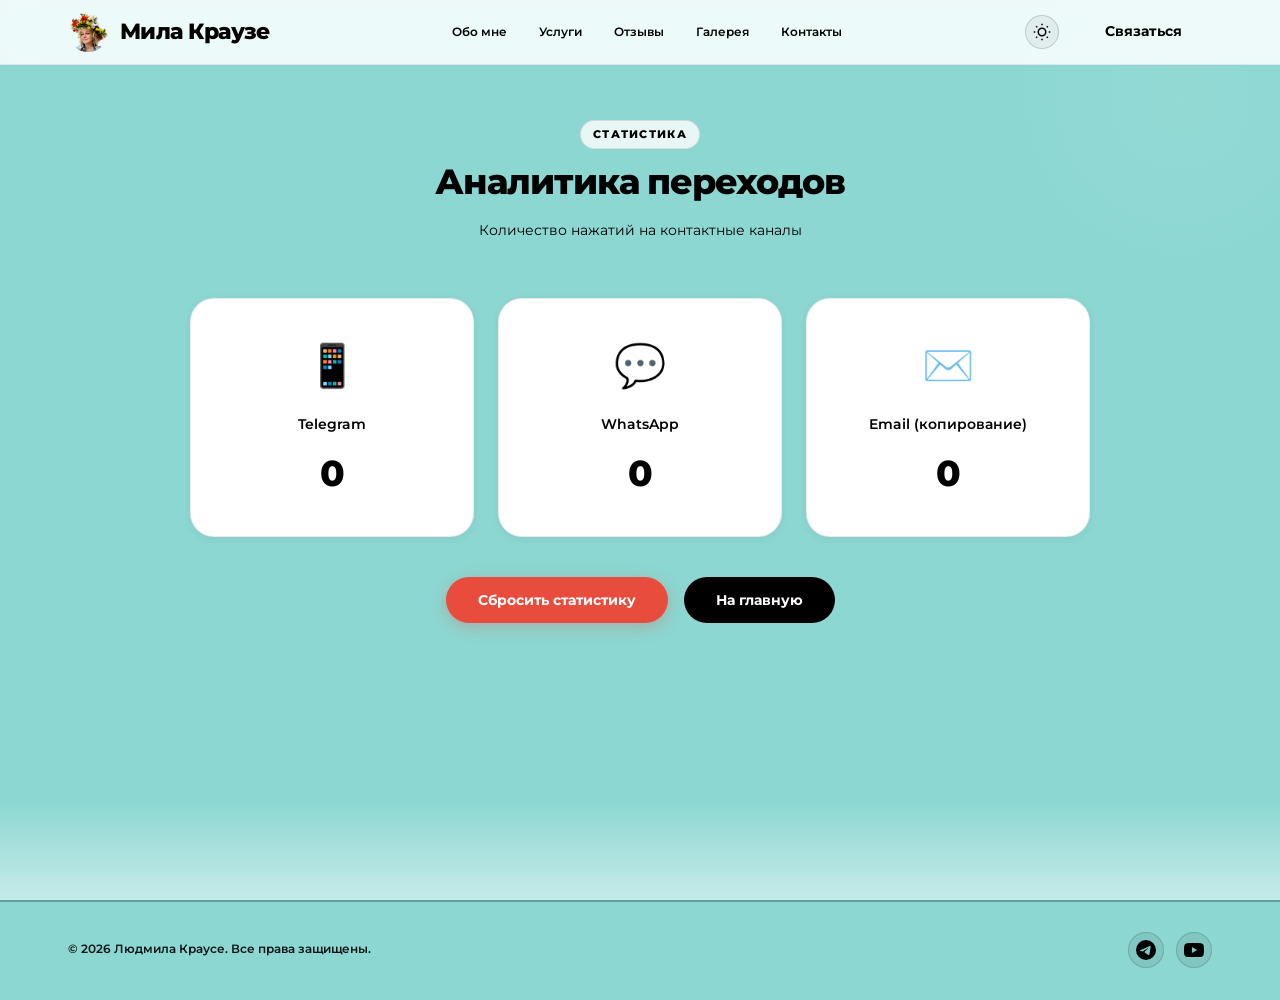
<file: admin.html>
<!DOCTYPE html>
<html lang="ru">
<head>
    <meta charset="UTF-8">
    <meta name="viewport" content="width=device-width, initial-scale=1.0">
    <title>Админ-панель — Статистика</title>
    <link rel="preconnect" href="https://fonts.googleapis.com">
    <link rel="preconnect" href="https://fonts.gstatic.com" crossorigin>
    <link href="https://fonts.googleapis.com/css2?family=Montserrat:wght@300;400;500;600;700;800&display=swap" rel="stylesheet">
    <link rel="stylesheet" href="styles.css">
    <style>
        .admin-section {
            padding: 120px 0 80px;
            min-height: 100vh;
            background: transparent;
            position: relative;
        }
        .admin-blob {
            position: absolute;
            top: -100px;
            right: -100px;
            width: 400px;
            height: 400px;
            background: radial-gradient(circle, rgba(255,255,255,0.15) 0%, transparent 70%);
            pointer-events: none;
            opacity: 0.4;
        }
        .admin-grid {
            display: grid;
            grid-template-columns: repeat(3, 1fr);
            gap: 24px;
            max-width: 900px;
            margin: 40px auto 0;
            position: relative;
            z-index: 1;
        }
        .admin-card {
            background: var(--bg-surface);
            border: 1px solid rgba(0,0,0,0.08);
            border-radius: var(--r-lg);
            padding: 32px 24px;
            text-align: center;
            box-shadow: var(--shadow-sm);
            transition: var(--t-slow);
        }
        .admin-card:hover {
            transform: translateY(-6px);
            box-shadow: var(--shadow-lg);
            border-color: rgba(0,0,0,0.15);
        }
        .admin-card .emoji {
            font-size: 2.8rem;
            display: block;
            margin-bottom: 12px;
        }
        .admin-card .label {
            font-size: 0.95rem;
            font-weight: 600;
            color: var(--black);
            margin-bottom: 8px;
        }
        .admin-card .count {
            font-size: 2.4rem;
            font-weight: 800;
            color: var(--black);
            letter-spacing: -0.02em;
        }
        .admin-actions {
            display: flex;
            justify-content: center;
            gap: 16px;
            margin-top: 40px;
            flex-wrap: wrap;
        }
        .btn-reset {
            background: #e74c3c;
            color: #fff;
            border: none;
            padding: 12px 32px;
            border-radius: var(--r-full);
            font-family: 'Montserrat', sans-serif;
            font-weight: 700;
            font-size: 0.9rem;
            cursor: pointer;
            transition: var(--t);
            box-shadow: 0 4px 16px rgba(231, 76, 60, 0.3);
        }
        .btn-reset:hover {
            transform: translateY(-3px);
            box-shadow: 0 8px 24px rgba(231, 76, 60, 0.4);
        }
        .btn-back {
            background: var(--black);
            color: var(--white);
            border: none;
            padding: 12px 32px;
            border-radius: var(--r-full);
            font-family: 'Montserrat', sans-serif;
            font-weight: 700;
            font-size: 0.9rem;
            cursor: pointer;
            transition: var(--t);
            text-decoration: none;
            display: inline-block;
        }
        .btn-back:hover {
            transform: translateY(-3px);
            box-shadow: 0 8px 24px rgba(0,0,0,0.2);
        }
        body.dark-theme .admin-card {
            background: #4a4a4a;
            border-color: rgba(255,255,255,0.08);
        }
        body.dark-theme .admin-card:hover {
            border-color: rgba(255,255,255,0.2);
        }
        body.dark-theme .admin-card .label,
        body.dark-theme .admin-card .count {
            color: #f0f0f0;
        }
        body.dark-theme .btn-back {
            background: #ffffff;
            color: #3C3C3C;
        }
        body.dark-theme .btn-reset {
            background: #c0392b;
        }

        @media (max-width: 768px) {
            .admin-grid {
                grid-template-columns: 1fr;
                max-width: 400px;
            }
            .admin-section {
                padding: 100px 0 60px;
            }
        }
    </style>
</head>
<body>
    <header class="header" id="header">
        <div class="container header-inner">
            <a href="index.html" class="logo">
                <img src="images/logo.jpg" alt="Logo" class="logo-img" id="logoImg" onerror="this.style.display='none'">
                <span class="logo-text">Мила Краузе</span>
            </a>
            <nav class="nav" id="nav">
                <a href="index.html#about">Обо мне</a>
                <a href="index.html#services">Услуги</a>
                <a href="index.html#reviews">Отзывы</a>
                <a href="index.html#gallery">Галерея</a>
                <a href="index.html#contact">Контакты</a>
            </nav>
            <div class="header-right">
                <button type="button" class="theme-toggle" id="themeToggle" aria-label="Toggle theme">
                    <svg class="sun-icon" width="18" height="18" viewBox="0 0 24 24" fill="none" stroke="currentColor" stroke-width="2"><circle cx="12" cy="12" r="5"/><path d="M12 1v2M12 21v2M4.22 4.22l1.42 1.42M18.36 18.36l1.42 1.42M1 12h2M21 12h2M4.22 19.78l1.42-1.42M18.36 5.64l1.42-1.42"/></svg>
                    <svg class="moon-icon" width="18" height="18" viewBox="0 0 24 24" fill="none" stroke="currentColor" stroke-width="2"><path d="M21 12.79A9 9 0 1 1 11.21 3 7 7 0 0 0 21 12.79z"/></svg>
                </button>
                <a href="index.html#contact" class="btn btn-small btn-header">Связаться</a>
            </div>
        </div>
    </header>

    <section class="admin-section">
        <div class="admin-blob"></div>
        <div class="container">
            <div class="section-header">
                <span class="section-label">Статистика</span>
                <h1 class="section-title">Аналитика переходов</h1>
                <p class="section-subtitle">Количество нажатий на контактные каналы</p>
            </div>

            <div class="admin-grid" id="adminGrid">
                <!-- Карточки будут заполнены через JavaScript -->
            </div>

            <div class="admin-actions">
                <button class="btn-reset" id="resetBtn">Сбросить статистику</button>
                <a href="index.html" class="btn-back">На главную</a>
            </div>
        </div>
    </section>

    <footer class="footer">
        <div class="container">
            <div class="footer-inner">
                <p>© 2026 Людмила Краусе. Все права защищены.</p>
                <div class="footer-socials">
                    <a href="https://t.me/milakrause_neuro" target="_blank" class="footer-social" aria-label="Telegram">
                        <svg width="20" height="20" viewBox="0 0 24 24" fill="currentColor"><path d="M11.944 0A12 12 0 0 0 0 12a12 12 0 0 0 12 12 12 12 0 0 0 12-12A12 12 0 0 0 12 0a12 12 0 0 0-.056 0zm4.962 7.224c.1-.002.321.023.465.14a.506.506 0 0 1 .171.325c.016.093.036.306.02.472-.18 1.898-.962 6.502-1.36 8.627-.168.9-.499 1.201-.82 1.23-.696.065-1.225-.46-1.9-.902-1.056-.693-1.653-1.124-2.678-1.8-1.185-.78-.417-1.21.258-1.91.177-.184 3.247-2.977 3.307-3.23.007-.032.014-.15-.056-.212s-.174-.041-.249-.024c-.106.024-1.793 1.14-5.061 3.345-.48.33-.913.49-1.302.48-.428-.008-1.252-.241-1.865-.44-.752-.245-1.349-.374-1.297-.789.027-.216.325-.437.893-.663 3.498-1.524 5.83-2.529 6.998-3.014 3.332-1.386 4.025-1.627 4.476-1.635z"/></svg>
                    </a>
                    <a href="https://youtube.com/@mila-blogerscha-na-velike?si=p_dONf7LQTGXQcqg" target="_blank" class="footer-social" aria-label="YouTube">
                        <svg width="20" height="20" viewBox="0 0 24 24" fill="currentColor"><path d="M23.498 6.186a3.016 3.016 0 0 0-2.122-2.136C19.505 3.545 12 3.545 12 3.545s-7.505 0-9.377.505A3.017 3.017 0 0 0 .502 6.186C0 8.07 0 12 0 12s0 3.93.502 5.814a3.016 3.016 0 0 0 2.122 2.136c1.871.505 9.376.505 9.376.505s7.505 0 9.377-.505a3.015 3.015 0 0 0 2.122-2.136C24 15.93 24 12 24 12s0-3.93-.502-5.814zM9.545 15.568V8.432L15.818 12l-6.273 3.568z"/></svg>
                    </a>
                </div>
            </div>
        </div>
    </footer>

    <script>
        function getCounters() {
            return {
                tg_click: parseInt(localStorage.getItem('tg_click') || '0'),
                wa_click: parseInt(localStorage.getItem('wa_click') || '0'),
                email_copy: parseInt(localStorage.getItem('email_copy') || '0')
            };
        }

        function resetCounters() {
            localStorage.removeItem('tg_click');
            localStorage.removeItem('wa_click');
            localStorage.removeItem('email_copy');
            renderStats();
        }

        function renderStats() {
            const grid = document.getElementById('adminGrid');
            const counters = getCounters();
            grid.innerHTML = `
                <div class="admin-card">
                    <span class="emoji">📱</span>
                    <div class="label">Telegram</div>
                    <div class="count">${counters.tg_click}</div>
                </div>
                <div class="admin-card">
                    <span class="emoji">💬</span>
                    <div class="label">WhatsApp</div>
                    <div class="count">${counters.wa_click}</div>
                </div>
                <div class="admin-card">
                    <span class="emoji">✉️</span>
                    <div class="label">Email (копирование)</div>
                    <div class="count">${counters.email_copy}</div>
                </div>
            `;
        }

        document.addEventListener('DOMContentLoaded', function() {
            const savedTheme = localStorage.getItem('theme');
            if (savedTheme === 'dark') document.body.classList.add('dark-theme');

            document.getElementById('themeToggle').addEventListener('click', function() {
                document.body.classList.toggle('dark-theme');
                localStorage.setItem('theme', document.body.classList.contains('dark-theme') ? 'dark' : 'light');
            });

            renderStats();

            document.getElementById('resetBtn').addEventListener('click', function() {
                if (confirm('Вы уверены, что хотите сбросить всю статистику?')) {
                    resetCounters();
                }
            });
        });
    </script>
</body>
</html>
</file>
<file: styles.css>
/* ============================================
   Людмила Краусе — Художник, преподаватель
   Montserrat | Бирюзовый + цвета | RU/DE | Тёмная тема
   МИНИМАЛИСТИЧНЫЙ СТИЛЬ – ВСЕ ТЕКСТЫ ЧЁРНЫЕ
   ГРАДИЕНТ СЛЕВА СВЕРХУ ВНИЗ
   ============================================ */

*, *::before, *::after { margin: 0; padding: 0; box-sizing: border-box; }

:root {
    --teal-50: #f0fdfa; --teal-100: #ccfbf1; --teal-200: #99f6e4;
    --teal-300: #5eead4; --teal-400: #2dd4bf; --teal-500: #14b8a6;
    --teal-600: #0d9488; --teal-700: #0f766e; --teal-800: #115e59; --teal-900: #134e4a;
    --coral: #f97066; --coral-light: #fff1ef; --coral-bg: #fef3f2;
    --purple: #a78bfa; --purple-light: #f5f3ff; --purple-bg: #ede9fe;
    --rose: #fb7185; --rose-light: #fff1f2; --rose-bg: #ffe4e6;
    --gold: #f59e0b; --gold-light: #fffbeb; --gold-bg: #fef3c7;
    --blue: #60a5fa; --blue-light: #eff6ff; --blue-bg: #dbeafe;
    --emerald: #34d399; --emerald-light: #ecfdf5; --emerald-bg: #d1fae5;
    --indigo: #818cf8; --indigo-light: #eef2ff; --indigo-bg: #e0e7ff;
    --amber: #fbbf24; --amber-light: #fffbeb; --amber-bg: #fef3c7;
    --slate-50: #f8fafc; --slate-100: #f1f5f9; --slate-200: #e2e8f0;
    --slate-300: #cbd5e1; --slate-400: #94a3b8; --slate-500: #64748b;
    --slate-600: #475569; --slate-700: #334155; --slate-800: #1e293b; --slate-900: #0f172a;
    --white: #ffffff; --black: #000000;
    --dark-bg: #0a0a0f; --dark-surface: #13131f; --dark-surface-2: #1a1a2e;
    --dark-border: #2a2a3e; --dark-text: #e2e8f0; --dark-text-dim: #94a3b8;
    --gradient-teal: linear-gradient(135deg, var(--teal-500) 0%, var(--teal-700) 100%);
    --gradient-coral: linear-gradient(135deg, var(--coral) 0%, var(--rose) 100%);
    --gradient-purple: linear-gradient(135deg, var(--purple) 0%, var(--indigo) 100%);
    --gradient-gold: linear-gradient(135deg, var(--gold) 0%, var(--amber) 100%);
    --gradient-blue: linear-gradient(135deg, var(--blue) 0%, var(--teal-400) 100%);
    --gradient-footer: linear-gradient(135deg, var(--teal-700) 0%, var(--teal-800) 50%, var(--teal-900) 100%);
    --gradient-rainbow: linear-gradient(135deg, var(--teal-400), var(--blue), var(--purple), var(--coral));
    --shadow-xs: 0 1px 2px rgba(0,0,0,0.04);
    --shadow-sm: 0 2px 8px rgba(0,0,0,0.06);
    --shadow-md: 0 4px 20px rgba(0,0,0,0.08);
    --shadow-lg: 0 12px 40px rgba(0,0,0,0.12);
    --shadow-glow: 0 0 40px rgba(20,184,166,0.15);
    --shadow-glow-sm: 0 0 20px rgba(20,184,166,0.1);
    --shadow-coral: 0 4px 16px rgba(249,112,102,0.25);
    --shadow-purple: 0 4px 16px rgba(167,139,250,0.25);
    --shadow-gold: 0 4px 16px rgba(245,158,11,0.25);
    --shadow-blue: 0 4px 16px rgba(96,165,250,0.25);
    --r-sm: 10px; --r-md: 16px; --r-lg: 24px; --r-xl: 32px; --r-full: 9999px;
    --t: all 0.3s cubic-bezier(0.4, 0, 0.2, 1);
    --t-slow: all 0.5s cubic-bezier(0.4, 0, 0.2, 1);
    --bg-primary: linear-gradient(180deg, #8cd7d2 0%, #8cd7d2 80%, #ffffff 100%);
    --bg-surface: #ffffff;
}

html { font-size: 15px; scroll-behavior: smooth; }

body {
    font-family: 'Montserrat', -apple-system, BlinkMacSystemFont, sans-serif;
    background: var(--bg-primary);
    color: var(--black);
    line-height: 1.65;
    -webkit-font-smoothing: antialiased;
    overflow-x: hidden;
    transition: background 0.4s ease, color 0.4s ease;
    min-height: 100vh;
}

.container { max-width: 1200px; margin: 0 auto; padding: 0 28px; }

.header {
    position: fixed; top: 0; left: 0; right: 0; z-index: 1000;
    background: rgba(255,255,255,0.85);
    backdrop-filter: blur(16px) saturate(1.2);
    -webkit-backdrop-filter: blur(16px) saturate(1.2);
    border-bottom: 1px solid rgba(0,0,0,0.08);
    transition: var(--t);
}
.header.scrolled {
    background: rgba(255,255,255,0.95);
    box-shadow: var(--shadow-sm);
}

.header-inner { display: flex; align-items: center; justify-content: space-between; height: 64px; }

.logo {
    display: flex; align-items: center; gap: 12px;
    font-family: 'Montserrat', sans-serif;
    font-size: 1.45rem; font-weight: 800;
    color: var(--black);
    text-decoration: none;
    letter-spacing: -0.03em; white-space: nowrap;
}
.logo-img {
    width: 40px; height: 40px; border-radius: 50%;
    object-fit: cover; border: none;
    flex-shrink: 0;
}

.nav { display: flex; gap: 32px; }
.nav a {
    font-size: 0.82rem; font-weight: 600;
    color: var(--black);
    text-decoration: none; transition: var(--t); position: relative; padding: 4px 0;
}
.nav a::after {
    content: ''; position: absolute; bottom: 0; left: 0; width: 0; height: 2.5px;
    background: var(--black); border-radius: 2px; transition: var(--t);
}
.nav a:hover { opacity: 0.6; }
.nav a:hover::after { width: 100%; }

.header-right { display: flex; align-items: center; gap: 10px; }

.btn-small {
    display: inline-flex; align-items: center; justify-content: center;
    padding: 2px 6px; font-family: 'Montserrat', sans-serif;
    font-size: 0.5rem; font-weight: 700; border-radius: var(--r-full);
    text-decoration: none; cursor: pointer; transition: var(--t);
    border: 1px solid var(--black);
    background: transparent; color: var(--black);
    box-shadow: none;
    white-space: nowrap;
    margin-left: 6px;
    letter-spacing: 0.02em;
}
.btn-small:hover {
    background: rgba(0,0,0,0.05);
    border-color: var(--black);
    color: var(--black);
}

.theme-toggle {
    display: flex; align-items: center; justify-content: center;
    width: 34px; height: 34px; border-radius: 50%;
    background: rgba(0,0,0,0.05);
    border: 1.5px solid rgba(0,0,0,0.15);
    color: var(--black);
    cursor: pointer; transition: var(--t);
    position: relative; overflow: hidden;
}
.theme-toggle:hover { background: rgba(0,0,0,0.1); border-color: rgba(0,0,0,0.3); transform: rotate(15deg); }
.theme-toggle .sun-icon, .theme-toggle .moon-icon { position: absolute; transition: var(--t); }
.theme-toggle .sun-icon { opacity: 1; transform: scale(1); }
.theme-toggle .moon-icon { opacity: 0; transform: scale(0.5); }
body.dark-theme .theme-toggle .sun-icon { opacity: 0; transform: scale(0.5); }
body.dark-theme .theme-toggle .moon-icon { opacity: 1; transform: scale(1); }

.lang-dropdown { position: relative; }
.lang-switch {
    display: flex; align-items: center; gap: 5px;
    padding: 6px 12px; background: rgba(0,0,0,0.05);
    border: 1.5px solid rgba(0,0,0,0.15);
    border-radius: var(--r-full);
    font-family: 'Montserrat', sans-serif; font-size: 0.72rem; font-weight: 700;
    color: var(--black);
    cursor: pointer; transition: var(--t);
}
.lang-switch:hover { background: rgba(0,0,0,0.1); border-color: rgba(0,0,0,0.3); }
.lang-switch svg { transition: var(--t); }
.lang-switch.open svg { transform: rotate(180deg); }

.lang-menu {
    position: absolute; top: calc(100% + 8px); right: 0;
    background: var(--bg-surface);
    border: 1px solid rgba(0,0,0,0.1);
    border-radius: var(--r-md);
    box-shadow: var(--shadow-lg);
    padding: 6px; min-width: 160px; opacity: 0; visibility: hidden;
    transform: translateY(-8px); transition: var(--t); z-index: 1001;
}
.lang-menu.open { opacity: 1; visibility: visible; transform: translateY(0); }

.lang-option {
    display: flex; align-items: center; gap: 10px; width: 100%;
    padding: 10px 14px; border: none; border-radius: var(--r-sm);
    background: none; font-family: 'Montserrat', sans-serif;
    font-size: 0.85rem; font-weight: 600; color: var(--black);
    cursor: pointer; transition: var(--t); text-align: left;
}
.lang-option:hover { background: rgba(0,0,0,0.05); color: var(--black); }
.lang-option.active { background: rgba(0,0,0,0.08); color: var(--black); }

.menu-toggle {
    display: none; flex-direction: column; gap: 5px;
    background: none; border: none; cursor: pointer; padding: 6px;
}
.menu-toggle span { display: block; width: 22px; height: 2.5px; background: var(--black); border-radius: 2px; transition: var(--t); }

.hero {
    position: relative; padding: 140px 0 100px; overflow: hidden;
    background: transparent;
    min-height: 100vh; display: flex; align-items: center;
}
.hero-gradient {
    position: absolute; top: -20%; right: -10%; width: 700px; height: 700px;
    background: radial-gradient(circle, rgba(20,184,166,0.15) 0%, transparent 65%);
    pointer-events: none;
}
.hero-blob {
    position: absolute; border-radius: 50%; filter: blur(80px); pointer-events: none; opacity: 0.2;
}
.hero-blob-1 { width: 400px; height: 400px; background: var(--purple); top: 10%; left: -5%; }
.hero-blob-2 { width: 300px; height: 300px; background: var(--coral); bottom: 10%; right: 10%; opacity: 0.15; }
.hero-pattern {
    position: absolute; inset: 0; opacity: 0.02;
    background-image: url("data:image/svg+xml,%3Csvg width='60' height='60' viewBox='0 0 60 60' xmlns='http://www.w3.org/2000/svg'%3E%3Cg fill='none' fill-rule='evenodd'%3E%3Cg fill='%230d9488' fill-opacity='1'%3E%3Cpath d='M36 34v-4h-2v4h-4v2h4v4h2v-4h4v-2h-4zm0-30V0h-2v4h-4v2h4v4h2V6h4V4h-4zM6 34v-4H4v4H0v2h4v4h2v-4h4v-2H6zM6 4V0H4v4H0v2h4v4h2V6h4V4H6z'/%3E%3C/g%3E%3C/g%3E%3C/svg%3E");
    pointer-events: none;
}
.hero-content { max-width: 720px; position: relative; z-index: 1; }

.hero-badge {
    display: inline-flex; align-items: center; gap: 8px;
    padding: 8px 18px; background: rgba(255,255,255,0.8);
    border: 1px solid rgba(0,0,0,0.1);
    border-radius: var(--r-full);
    font-size: 0.8rem; font-weight: 700; text-transform: uppercase;
    letter-spacing: 0.08em; color: var(--black);
    margin-bottom: 22px;
    backdrop-filter: blur(8px);
}
.hero-title {
    font-family: 'Montserrat', sans-serif; font-size: clamp(2.2rem, 5vw, 3.6rem);
    font-weight: 800; line-height: 1.1; color: var(--black);
    margin-bottom: 22px; letter-spacing: -0.03em;
}
.hero-text {
    font-size: 1.05rem; color: var(--black);
    line-height: 1.75; margin-bottom: 28px; max-width: 580px; font-weight: 400;
}

.hero-badges { display: flex; flex-wrap: wrap; gap: 10px; margin-bottom: 36px; }

.badge {
    display: inline-flex; align-items: center; gap: 6px;
    padding: 8px 14px; background: var(--bg-surface);
    border: 1px solid rgba(0,0,0,0.1);
    border-radius: var(--r-full);
    font-size: 0.85rem; font-weight: 600; color: var(--black);
    box-shadow: var(--shadow-xs); transition: var(--t);
}
.badge:hover { transform: translateY(-2px); box-shadow: var(--shadow-sm); }
.badge svg { flex-shrink: 0; }

.badge-coral { border-color: rgba(0,0,0,0.1); }
.badge-coral svg { color: var(--black); }
.badge-coral:hover { border-color: var(--black); }

.badge-purple { border-color: rgba(0,0,0,0.1); }
.badge-purple svg { color: var(--black); }
.badge-purple:hover { border-color: var(--black); }

.badge-gold { border-color: rgba(0,0,0,0.1); }
.badge-gold svg { color: var(--black); }
.badge-gold:hover { border-color: var(--black); }

.btn {
    display: inline-flex; align-items: center; justify-content: center;
    padding: 14px 30px; font-family: 'Montserrat', sans-serif;
    font-size: 0.95rem; font-weight: 700; border-radius: var(--r-full);
    text-decoration: none; cursor: pointer; transition: var(--t); border: none; letter-spacing: 0.01em;
}
.btn-primary {
    background: var(--black);
    color: var(--white);
    box-shadow: 0 8px 24px rgba(0,0,0,0.2);
    position: relative; overflow: hidden;
}
.btn-primary::before {
    content: ''; position: absolute; inset: 0;
    background: linear-gradient(135deg, rgba(255,255,255,0.15) 0%, transparent 50%);
    opacity: 0; transition: var(--t);
}
.btn-primary:hover { transform: translateY(-3px); box-shadow: 0 12px 32px rgba(0,0,0,0.3); }
.btn-primary:hover::before { opacity: 1; }

.hero-scroll {
    position: absolute; bottom: 28px; left: 50%; transform: translateX(-50%);
    color: var(--black); animation: bounce 2s infinite; cursor: pointer;
}
@keyframes bounce {
    0%, 20%, 50%, 80%, 100% { transform: translateX(-50%) translateY(0); }
    40% { transform: translateX(-50%) translateY(-10px); }
    60% { transform: translateX(-50%) translateY(-5px); }
}

.section-header { text-align: center; max-width: 640px; margin: 0 auto 56px; }
.section-label {
    display: inline-block; font-size: 0.7rem; font-weight: 800;
    text-transform: uppercase; letter-spacing: 0.12em;
    color: var(--black);
    margin-bottom: 14px; padding: 5px 12px;
    background: rgba(255,255,255,0.8);
    border-radius: var(--r-full);
    border: 1px solid rgba(0,0,0,0.1);
}
.section-title {
    font-family: 'Montserrat', sans-serif; font-size: clamp(1.6rem, 3.5vw, 2.3rem);
    font-weight: 800;
    color: var(--black);
    margin-bottom: 16px;
    letter-spacing: -0.03em; line-height: 1.15;
}
.section-subtitle {
    font-size: 0.95rem;
    color: var(--black);
    line-height: 1.65; font-weight: 400;
}

.services { padding: 100px 0; position: relative; overflow: hidden; background: transparent; }
.services-blob {
    position: absolute; top: -100px; right: -100px; width: 400px; height: 400px;
    background: radial-gradient(circle, rgba(255,255,255,0.2) 0%, transparent 70%);
    pointer-events: none; opacity: 0.6;
}
.services-grid { display: grid; grid-template-columns: repeat(3, 1fr); gap: 24px; }

.service-card {
    position: relative; padding: 28px 24px;
    background: var(--bg-surface);
    border: 1px solid rgba(0,0,0,0.08);
    border-radius: var(--r-lg);
    transition: var(--t-slow);
    overflow: hidden;
    box-shadow: var(--shadow-sm);
}
.service-card::before {
    content: ''; position: absolute; top: 0; left: 0; right: 0; height: 3px;
    background: var(--black); transform: scaleX(0); transform-origin: left;
    transition: var(--t-slow);
}
.service-card:hover { transform: translateY(-8px); box-shadow: var(--shadow-lg); border-color: rgba(0,0,0,0.15); }
.service-card:hover::before { transform: scaleX(1); }

.service-tag {
    position: absolute; top: 16px; right: 16px; font-size: 0.65rem; font-weight: 800;
    text-transform: uppercase; letter-spacing: 0.06em; color: var(--black);
    background: rgba(0,0,0,0.05);
    padding: 5px 12px; border-radius: var(--r-full); border: 1px solid rgba(0,0,0,0.08);
}
.service-icon {
    width: 48px; height: 48px; display: flex; align-items: center; justify-content: center;
    border-radius: var(--r-md); color: var(--white); margin-bottom: 24px;
    box-shadow: 0 4px 16px rgba(0,0,0,0.1);
}
.service-icon-coral { background: var(--black); }
.service-icon-purple { background: var(--black); }
.service-icon-rose { background: var(--black); }
.service-icon-blue { background: var(--black); }
.service-icon-gold { background: var(--black); }
.service-icon-teal { background: var(--black); }

.service-card h3 { font-family: 'Montserrat', sans-serif; font-size: 1.05rem; font-weight: 700; margin-bottom: 10px; color: var(--black); }
.service-card p { font-size: 0.85rem; color: var(--black); line-height: 1.6; font-weight: 400; }

.about { padding: 100px 0; position: relative; overflow: hidden; background: transparent; }
.about-blob {
    position: absolute; bottom: -100px; left: -100px; width: 400px; height: 400px;
    background: radial-gradient(circle, rgba(255,255,255,0.2) 0%, transparent 70%);
    pointer-events: none; opacity: 0.5;
}
.about-grid { display: grid; grid-template-columns: 1fr 1.3fr; gap: 60px; align-items: center; position: relative; z-index: 1; }

.about-visual { position: relative; }
.about-frame {
    position: relative; border-radius: var(--r-xl); overflow: hidden;
    background: linear-gradient(135deg, var(--teal-100), var(--teal-50), var(--purple-light));
    aspect-ratio: 3/4; display: flex; align-items: center; justify-content: center;
    box-shadow: var(--shadow-lg);
}
.about-frame::after {
    content: ''; position: absolute; inset: 16px; border: 2px solid rgba(0,0,0,0.08);
    border-radius: calc(var(--r-xl) - 10px); pointer-events: none;
}
.about-placeholder { display: flex; flex-direction: column; align-items: center; gap: 10px; color: var(--black); opacity: 0.3; }
.about-placeholder span { font-size: 0.78rem; font-weight: 600; color: var(--black); }

.about-float-card {
    position: absolute; bottom: -16px; right: -16px; background: var(--bg-surface);
    padding: 16px 22px; border-radius: var(--r-lg);
    box-shadow: var(--shadow-lg); text-align: center; border: 1px solid rgba(0,0,0,0.08);
}
.about-float-number {
    display: block; font-family: 'Montserrat', sans-serif; font-size: 1.7rem; font-weight: 800;
    color: var(--black);
    margin-bottom: 4px; line-height: 1;
}
.about-float-text { font-size: 0.7rem; font-weight: 600; color: var(--black); text-transform: uppercase; letter-spacing: 0.05em; }

.about-content {
    background: var(--bg-surface);
    border-radius: var(--r-lg);
    padding: 28px;
    box-shadow: var(--shadow-md);
}
.about-content .section-title {
    color: var(--black);
    text-align: left;
    margin-bottom: 24px;
}
.about-content .section-label {
    color: var(--black);
    background: rgba(0,0,0,0.05);
    border-color: rgba(0,0,0,0.08);
}
.about-content p { font-size: 0.95rem; color: var(--black); line-height: 1.75; margin-bottom: 14px; font-weight: 400; }
.about-content blockquote {
    font-family: 'Montserrat', sans-serif; font-size: 1.05rem; font-weight: 600; font-style: italic;
    color: var(--black); padding: 24px 28px; background: rgba(0,0,0,0.03);
    border-radius: var(--r-lg); margin: 24px 0; line-height: 1.55;
    border-left: 4px solid var(--black); box-shadow: var(--shadow-sm);
}

.stats { display: grid; grid-template-columns: repeat(2, 1fr); gap: 14px; margin-top: 32px; }
.stat {
    padding: 18px 16px; background: var(--bg-surface);
    border: 1px solid rgba(0,0,0,0.08);
    border-radius: var(--r-md);
    text-align: center; transition: var(--t);
    box-shadow: var(--shadow-xs);
}
.stat:hover { border-color: rgba(0,0,0,0.2); box-shadow: var(--shadow-sm); transform: translateY(-2px); }
.stat-number {
    display: block; font-family: 'Montserrat', sans-serif; font-size: 1.4rem; font-weight: 800;
    color: var(--black);
    margin-bottom: 4px; line-height: 1.2;
}
.stat-label { font-size: 0.72rem; color: var(--black); line-height: 1.4; font-weight: 500; }

.stat-coral:hover { border-color: rgba(0,0,0,0.2); }
.stat-purple:hover { border-color: rgba(0,0,0,0.2); }
.stat-gold:hover { border-color: rgba(0,0,0,0.2); }
.stat-blue:hover { border-color: rgba(0,0,0,0.2); }

.gallery { padding: 100px 0; position: relative; overflow: hidden; background: transparent; }
.gallery-blob {
    position: absolute; top: 50%; left: 50%; transform: translate(-50%, -50%);
    width: 500px; height: 500px;
    background: radial-gradient(circle, rgba(255,255,255,0.15) 0%, transparent 70%);
    pointer-events: none; opacity: 0.4;
}
.gallery-grid { display: grid; grid-template-columns: repeat(4, 1fr); gap: 16px; }
.gallery-item {
    position: relative; border-radius: var(--r-lg); overflow: hidden;
    aspect-ratio: 1; background: var(--bg-surface);
    transition: var(--t-slow); cursor: pointer;
    box-shadow: var(--shadow-sm);
}
.gallery-item-wide { grid-column: span 2; aspect-ratio: 2/1; }
.gallery-item:hover { transform: scale(1.03) translateY(-4px); box-shadow: var(--shadow-lg); }
.gallery-item::after {
    content: ''; position: absolute; inset: 0; background: var(--gradient-rainbow);
    opacity: 0; transition: var(--t); mix-blend-mode: multiply;
}
.gallery-item:hover::after { opacity: 0.08; }

.gallery-placeholder {
    position: absolute; inset: 0; display: flex; flex-direction: column;
    align-items: center; justify-content: center; gap: 6px;
    color: var(--black); opacity: 0.3; transition: var(--t);
}
.gallery-item:hover .gallery-placeholder { opacity: 0.15; }
.gallery-placeholder span { font-size: 0.72rem; font-weight: 600; }

.gallery-tabs-wrap {
    display: flex;
    justify-content: center;
    margin-bottom: 36px;
}
.gallery-tabs {
    display: flex;
    gap: 8px;
    background: rgba(255,255,255,0.5);
    padding: 6px;
    border-radius: var(--r-full);
    border: 1px solid rgba(0,0,0,0.08);
    flex-wrap: wrap;
    justify-content: center;
}
.gallery-tab {
    padding: 10px 24px;
    border: none;
    border-radius: var(--r-full);
    font-family: 'Montserrat', sans-serif;
    font-size: 0.85rem;
    font-weight: 700;
    color: var(--black);
    background: transparent;
    cursor: pointer;
    transition: var(--t);
    white-space: nowrap;
}
.gallery-tab:hover {
    background: rgba(255,255,255,0.7);
    color: var(--black);
}
.gallery-tab.active {
    background: var(--bg-surface);
    color: var(--black);
    box-shadow: 0 2px 12px rgba(0,0,0,0.08);
}

/* ============================================
   ОТЗЫВЫ – 6 КАРТОЧЕК, 2 РЯДА ПО 3, ФИКСИРОВАННЫЙ РАЗМЕР 2:3
   ============================================ */
.reviews { padding: 100px 0; position: relative; overflow: hidden; background: transparent; }
.reviews-blob {
    position: absolute; top: -100px; left: -100px; width: 400px; height: 400px;
    background: radial-gradient(circle, rgba(255,255,255,0.2) 0%, transparent 70%);
    pointer-events: none; opacity: 0.6;
}

.reviews-grid {
    display: grid;
    grid-template-columns: repeat(3, 1fr);
    gap: 24px;
    position: relative;
    z-index: 1;
    max-width: 1000px;
    margin: 0 auto;
}

.review-card {
    background: var(--bg-surface);
    border: 1px solid rgba(0,0,0,0.08);
    border-radius: var(--r-lg);
    overflow: hidden;
    box-shadow: var(--shadow-sm);
    transition: var(--t-slow);
    aspect-ratio: 2 / 3;          /* высота в 2 раза больше ширины */
    display: flex;
    align-items: center;
    justify-content: center;
    position: relative;
    padding: 0;
}

.review-card img {
    width: 100%;
    height: 100%;
    object-fit: cover;
    display: block;
    border-radius: inherit;
}

.review-card:hover {
    transform: translateY(-6px);
    box-shadow: var(--shadow-lg);
    border-color: rgba(0,0,0,0.15);
}

.review-placeholder {
    display: flex;
    align-items: center;
    justify-content: center;
    width: 100%;
    height: 100%;
    background: rgba(0,0,0,0.05);
    color: var(--black);
    font-weight: 600;
    font-size: 1rem;
    text-align: center;
    padding: 16px;
}
/* ============================================
   КОНЕЦ БЛОКА ОТЗЫВОВ
   ============================================ */

.contact { padding: 100px 0; position: relative; overflow: hidden; background: transparent; }
.contact-blob {
    position: absolute; bottom: -100px; right: -100px; width: 400px; height: 400px;
    background: radial-gradient(circle, rgba(255,255,255,0.2) 0%, transparent 70%);
    pointer-events: none; opacity: 0.5;
}

.contact-video-wrapper {
    max-width: 900px;
    margin: 40px auto 48px;
    text-align: center;
}
.contact-video-wrapper video {
    width: 100%;
    max-width: 100%;
    border-radius: var(--r-lg);
    box-shadow: var(--shadow-md);
    background: var(--bg-surface);
    display: block;
}
.contact-video-label {
    font-size: 0.8rem;
    font-weight: 600;
    color: var(--black);
    margin-top: 12px;
    text-transform: uppercase;
    letter-spacing: 0.05em;
}
body.dark-theme .contact-video-label {
    color: #ffffff;
}
body.dark-theme .contact-video-wrapper video {
    background: #4a4a4a;
}

.contact-grid { display: grid; grid-template-columns: 1fr 1fr; gap: 40px; max-width: 900px; margin: 0 auto; position: relative; z-index: 1; }

.contact-info, .contact-form-wrap {
    background: var(--bg-surface);
    border-radius: var(--r-lg);
    padding: 28px;
    box-shadow: var(--shadow-md);
}
.contact-info h3, .contact-form-wrap h3 {
    font-family: 'Montserrat', sans-serif; font-size: 1.15rem; font-weight: 700;
    margin-bottom: 12px; color: var(--black);
}
.contact-info > p, .contact-form-wrap > p { font-size: 0.95rem; color: var(--black); margin-bottom: 28px; line-height: 1.65; font-weight: 400; }

.contact-links { display: flex; flex-direction: column; gap: 12px; }
.contact-link {
    display: flex; align-items: center; gap: 12px; padding: 14px 18px;
    background: rgba(0,0,0,0.03);
    border: 1.5px solid rgba(0,0,0,0.08);
    border-radius: var(--r-md);
    text-decoration: none; color: var(--black);
    font-weight: 600; font-size: 0.9rem; transition: var(--t); position: relative;
}
.contact-link:hover { border-color: rgba(0,0,0,0.2); background: rgba(0,0,0,0.05); transform: translateX(6px); box-shadow: var(--shadow-sm); }
.contact-link-icon {
    width: 38px; height: 38px; display: flex; align-items: center; justify-content: center;
    border-radius: var(--r-sm); flex-shrink: 0; transition: var(--t);
}
.contact-link:hover .contact-link-icon { transform: scale(1.1); }

.contact-link-tg .contact-link-icon { background: rgba(0,0,0,0.05); color: var(--black); }
.contact-link-tg:hover { border-color: var(--black); }

.contact-link-wa .contact-link-icon { background: rgba(0,0,0,0.05); color: var(--black); }
.contact-link-wa:hover { border-color: var(--black); }

.contact-link-email .contact-link-icon { background: rgba(0,0,0,0.05); color: var(--black); }
.contact-link-email:hover { border-color: var(--black); }

.contact-link-detail {
    margin-left: auto; font-size: 0.7rem; font-weight: 500;
    color: var(--black); opacity: 0.6;
}

.contact-note {
    display: flex; gap: 12px; padding: 16px 18px;
    background: rgba(0,0,0,0.03);
    border-radius: var(--r-md);
    color: var(--black);
    font-size: 0.88rem; line-height: 1.6;
    border: 1px solid rgba(0,0,0,0.08); margin-top: 8px;
}
.contact-note svg { flex-shrink: 0; color: var(--black); margin-top: 2px; opacity: 0.6; }

.footer {
    padding: 32px 0;
    background: #8cd7d2;
    color: var(--black);
    position: relative;
    overflow: hidden;
}
.footer::before {
    content: '';
    position: absolute;
    top: 0;
    left: 0;
    right: 0;
    height: 2px;
    background: #000000;
    opacity: 0.25;
}
.footer-inner {
    display: flex;
    align-items: center;
    justify-content: space-between;
    gap: 24px;
    flex-wrap: wrap;
    position: relative;
    z-index: 1;
}
.footer p {
    font-size: 0.78rem;
    font-weight: 600;
    opacity: 0.9;
    color: var(--black);
}

.footer-socials { display: flex; gap: 12px; }
.footer-social {
    display: flex; align-items: center; justify-content: center;
    width: 36px; height: 36px; border-radius: 50%;
    background: rgba(0,0,0,0.08);
    border: 1px solid rgba(0,0,0,0.15);
    color: var(--black);
    transition: var(--t);
    text-decoration: none;
}
.footer-social:hover {
    background: var(--black);
    border-color: var(--black);
    color: var(--white);
    transform: translateY(-3px) scale(1.1);
    box-shadow: 0 4px 16px rgba(0,0,0,0.15);
}

/* ============================================
   ТЁМНАЯ ТЕМА
   ============================================ */
body.dark-theme {
    background: #3C3C3C;
    color: #f0f0f0;
}

body.dark-theme .header {
    background: rgba(60,60,60,0.55);
    border-bottom-color: rgba(255,255,255,0.08);
}
body.dark-theme .header.scrolled {
    background: rgba(60,60,60,0.85);
}
body.dark-theme .nav a { color: rgba(255,255,255,0.7); }
body.dark-theme .nav a:hover { color: #ffffff; }
body.dark-theme .nav a::after { background: #ffffff; }
body.dark-theme .menu-toggle span { background: #ffffff; }
body.dark-theme .logo { color: #ffffff; -webkit-text-fill-color: #ffffff; }

body.dark-theme .hero {
    background: linear-gradient(135deg, #3C3C3C 0%, #2a2a2a 50%, #3C3C3C 100%);
}
body.dark-theme .hero-title { color: #ffffff; }
body.dark-theme .hero-text { color: rgba(255,255,255,0.7); }
body.dark-theme .hero-badge { background: rgba(255,255,255,0.08); border-color: rgba(255,255,255,0.15); color: #ffffff; }
body.dark-theme .hero-blob-1 { background: var(--teal-600); opacity: 0.15; }
body.dark-theme .hero-blob-2 { background: var(--teal-400); opacity: 0.1; }
body.dark-theme .hero-scroll { color: #ffffff; }

body.dark-theme .services {
    background: #3C3C3C;
}
body.dark-theme .services-blob { background: radial-gradient(circle, rgba(255,255,255,0.05) 0%, transparent 70%); }
body.dark-theme .service-card {
    background: linear-gradient(180deg, #4a4a4a 0%, #3C3C3C 100%);
    border-color: rgba(255,255,255,0.08);
}
body.dark-theme .service-card:hover {
    border-color: rgba(255,255,255,0.2);
    box-shadow: 0 12px 40px rgba(0,0,0,0.3);
}
body.dark-theme .service-card::before { background: #ffffff; }
body.dark-theme .service-card h3 { color: #ffffff; }
body.dark-theme .service-card p { color: rgba(255,255,255,0.6); }
body.dark-theme .service-tag { background: rgba(255,255,255,0.08); border-color: rgba(255,255,255,0.12); color: #ffffff; }
body.dark-theme .service-icon { background: #ffffff; color: #3C3C3C; }

body.dark-theme .about {
    background: #323232;
}
body.dark-theme .about-blob { background: radial-gradient(circle, rgba(255,255,255,0.05) 0%, transparent 70%); }
body.dark-theme .about-content {
    background: #4a4a4a;
}
body.dark-theme .about-content p { color: rgba(255,255,255,0.7); }
body.dark-theme .about-content blockquote {
    background: #3C3C3C; color: #ffffff;
    border-left-color: #ffffff;
}
body.dark-theme .about-frame { background: linear-gradient(135deg, #4a4a4a, #3C3C3C); }
body.dark-theme .about-placeholder { color: rgba(255,255,255,0.3); }
body.dark-theme .about-placeholder span { color: rgba(255,255,255,0.4); }
body.dark-theme .about-float-card {
    background: #4a4a4a; border-color: rgba(255,255,255,0.1);
    box-shadow: 0 12px 40px rgba(0,0,0,0.3);
}
body.dark-theme .about-float-number { color: #ffffff; }
body.dark-theme .about-float-text { color: rgba(255,255,255,0.6); }

body.dark-theme .gallery {
    background: #3C3C3C;
}
body.dark-theme .gallery-blob { background: radial-gradient(circle, rgba(255,255,255,0.05) 0%, transparent 70%); }
body.dark-theme .gallery-item { background: linear-gradient(135deg, #4a4a4a, #3C3C3C); }
body.dark-theme .gallery-item::after { background: var(--gradient-rainbow); opacity: 0; }
body.dark-theme .gallery-item:hover::after { opacity: 0.1; }
body.dark-theme .gallery-placeholder { color: rgba(255,255,255,0.3); }

body.dark-theme .reviews { background: #3C3C3C; }
body.dark-theme .reviews-blob { background: radial-gradient(circle, rgba(255,255,255,0.05) 0%, transparent 70%); }

body.dark-theme .review-card {
    background: #4a4a4a;
    border-color: rgba(255,255,255,0.08);
}
body.dark-theme .review-card:hover {
    border-color: rgba(255,255,255,0.2);
}
body.dark-theme .review-placeholder {
    background: rgba(255,255,255,0.05);
    color: #f0f0f0;
}

body.dark-theme .contact {
    background: #323232;
}
body.dark-theme .contact-blob { background: radial-gradient(circle, rgba(255,255,255,0.05) 0%, transparent 70%); }
body.dark-theme .contact-video-label { color: #ffffff; }
body.dark-theme .contact-video-wrapper video { background: #4a4a4a; }
body.dark-theme .contact-info, body.dark-theme .contact-form-wrap {
    background: #4a4a4a; border-color: rgba(255,255,255,0.08);
}
body.dark-theme .contact-info h3, body.dark-theme .contact-form-wrap h3 { color: #ffffff; }
body.dark-theme .contact-info > p, body.dark-theme .contact-form-wrap > p { color: rgba(255,255,255,0.7); }
body.dark-theme .contact-link {
    background: #3C3C3C; border-color: rgba(255,255,255,0.08); color: #f0f0f0;
}
body.dark-theme .contact-link:hover {
    background: #525252; border-color: rgba(255,255,255,0.2);
    transform: translateX(6px);
}
body.dark-theme .contact-note {
    background: rgba(255,255,255,0.05); border-color: rgba(255,255,255,0.08);
    color: rgba(255,255,255,0.7);
}
body.dark-theme .contact-note svg { color: #ffffff; }

body.dark-theme .stat {
    background: #4a4a4a; border-color: rgba(255,255,255,0.08);
}
body.dark-theme .stat:hover { border-color: rgba(255,255,255,0.2); }
body.dark-theme .stat-label { color: rgba(255,255,255,0.6); }
body.dark-theme .stat-number { color: #ffffff; }

body.dark-theme .section-title { color: #ffffff; }
body.dark-theme .section-subtitle { color: rgba(255,255,255,0.7); }
body.dark-theme .section-label { background: rgba(255,255,255,0.08); border-color: rgba(255,255,255,0.12); color: #ffffff; }

body.dark-theme .badge {
    background: #4a4a4a; border-color: rgba(255,255,255,0.08); color: #f0f0f0;
}
body.dark-theme .badge:hover { border-color: rgba(255,255,255,0.2); }
body.dark-theme .badge svg { color: #ffffff; }

body.dark-theme .lang-switch { background: #4a4a4a; border-color: rgba(255,255,255,0.1); color: #f0f0f0; }
body.dark-theme .lang-switch:hover { background: #525252; border-color: rgba(255,255,255,0.2); }
body.dark-theme .lang-menu { background: #4a4a4a; border-color: rgba(255,255,255,0.1); }
body.dark-theme .lang-option { color: #f0f0f0; }
body.dark-theme .lang-option:hover { background: #525252; }
body.dark-theme .lang-option.active { background: rgba(255,255,255,0.1); color: #ffffff; }

body.dark-theme .theme-toggle { background: #4a4a4a; border-color: rgba(255,255,255,0.1); color: #f0f0f0; }
body.dark-theme .theme-toggle:hover { background: #525252; border-color: rgba(255,255,255,0.2); }

body.dark-theme .btn-primary {
    background: #ffffff;
    color: #3C3C3C;
    box-shadow: 0 8px 24px rgba(0,0,0,0.4);
}
body.dark-theme .btn-small.btn-header {
    background: transparent;
    color: #ffffff;
    border-color: rgba(255,255,255,0.3);
}
body.dark-theme .btn-small.btn-header:hover {
    background: rgba(255,255,255,0.1);
    border-color: #ffffff;
    color: #ffffff;
}

body.dark-theme .nav.open {
    background: rgba(60,60,60,0.97);
    border-bottom-color: rgba(255,255,255,0.1);
}
body.dark-theme .nav a { border-bottom-color: rgba(255,255,255,0.05); }

body.dark-theme .footer {
    background: linear-gradient(135deg, #2a2a2a 0%, #3C3C3C 50%, #2a2a2a 100%);
    color: #f0f0f0;
}
body.dark-theme .footer::before {
    background: #000000;
    opacity: 0.5;
}
body.dark-theme .footer p {
    color: rgba(255,255,255,0.8);
}
body.dark-theme .footer-social {
    background: rgba(255,255,255,0.1);
    border-color: rgba(255,255,255,0.2);
    color: #ffffff;
}
body.dark-theme .footer-social:hover {
    background: #ffffff;
    border-color: #ffffff;
    color: #3C3C3C;
}

.contact-link-email { position: relative; }
.copy-tooltip {
    position: absolute;
    top: 50%;
    right: 16px;
    transform: translateY(-50%) scale(0.8);
    background: var(--black);
    color: #fff;
    font-size: 0.7rem;
    font-weight: 700;
    padding: 4px 10px;
    border-radius: 6px;
    opacity: 0;
    pointer-events: none;
    transition: all 0.25s ease;
    white-space: nowrap;
}
.copy-tooltip.show {
    opacity: 1;
    transform: translateY(-50%) scale(1);
}
body.dark-theme .copy-tooltip {
    background: #ffffff;
    color: #3C3C3C;
}

.gallery-more-wrap {
    display: flex;
    justify-content: center;
    margin-top: 32px;
}
.gallery-more-btn {
    padding: 14px 36px;
    font-size: 0.95rem;
    font-weight: 700;
    text-decoration: none;
}
.gallery-more-btn::after {
    content: ' →';
    transition: var(--t);
}
.gallery-more-btn:hover::after {
    margin-left: 4px;
}
body.dark-theme .gallery-more-btn {
    background: #ffffff;
    color: #3C3C3C;
    box-shadow: 0 8px 24px rgba(0,0,0,0.3);
}

.moreworks-section {
    padding: 120px 0 60px;
    background: transparent;
    position: relative;
    overflow: hidden;
    min-height: 100vh;
}
.moreworks-blob {
    position: absolute;
    top: -100px;
    right: -100px;
    width: 400px;
    height: 400px;
    background: radial-gradient(circle, rgba(255,255,255,0.15) 0%, transparent 70%);
    pointer-events: none;
    opacity: 0.4;
}
.moreworks-grid {
    display: grid;
    grid-template-columns: repeat(auto-fill, minmax(240px, 1fr));
    gap: 18px;
}
.moreworks-item {
    border-radius: var(--r-lg);
    overflow: hidden;
    background: var(--bg-surface);
    border: 1px solid rgba(0,0,0,0.08);
    transition: var(--t);
    position: relative;
    box-shadow: var(--shadow-sm);
}
.moreworks-item:hover {
    transform: translateY(-6px);
    box-shadow: var(--shadow-lg);
    border-color: rgba(0,0,0,0.15);
}
.moreworks-item img {
    width: 100%;
    aspect-ratio: 1;
    object-fit: cover;
    display: block;
}
.moreworks-caption {
    padding: 10px 14px;
    display: flex;
    align-items: center;
    gap: 12px;
    background: var(--bg-surface);
}
.moreworks-num {
    font-size: 0.65rem;
    font-weight: 700;
    color: var(--black);
    background: rgba(0,0,0,0.05);
    padding: 2px 10px;
    border-radius: var(--r-full);
}
.moreworks-name {
    font-size: 0.8rem;
    font-weight: 600;
    color: var(--black);
}
.moreworks-empty {
    text-align: center;
    padding: 80px 20px;
    display: none;
    flex-direction: column;
    align-items: center;
    gap: 20px;
}
.moreworks-empty.show {
    display: flex;
}
.moreworks-empty svg {
    color: rgba(0,0,0,0.2);
}
.moreworks-empty p {
    font-size: 1.1rem;
    font-weight: 600;
    color: rgba(0,0,0,0.3);
}

body.dark-theme .moreworks-section {
    background: #3C3C3C;
}
body.dark-theme .moreworks-blob {
    background: radial-gradient(circle, rgba(255,255,255,0.05) 0%, transparent 70%);
}
body.dark-theme .moreworks-item {
    background: #4a4a4a;
    border-color: rgba(255,255,255,0.08);
}
body.dark-theme .moreworks-item:hover {
    border-color: rgba(255,255,255,0.2);
}
body.dark-theme .moreworks-caption {
    background: #4a4a4a;
}
body.dark-theme .moreworks-name {
    color: #f0f0f0;
}
body.dark-theme .moreworks-num {
    background: rgba(255,255,255,0.08);
    color: #ffffff;
}
body.dark-theme .moreworks-empty p {
    color: rgba(255,255,255,0.3);
}
body.dark-theme .moreworks-empty svg {
    color: rgba(255,255,255,0.2);
}

/* ============================================
   АДАПТИВ — ПЛАНШЕТ (max-width: 1024px)
   ============================================ */
@media (max-width: 1024px) {
    .services-grid { grid-template-columns: repeat(2, 1fr); }
    .about-grid { gap: 48px; }
    .gallery-grid { grid-template-columns: repeat(2, 1fr); }
    .gallery-item-wide { grid-column: span 2; aspect-ratio: 2/1; }
    .reviews-grid { grid-template-columns: repeat(2, 1fr); }
}

/* ============================================
   АДАПТИВ — МОБИЛЬНЫЙ (max-width: 768px)
   ============================================ */
@media (max-width: 768px) {
    html { font-size: 14px; }
    .container { padding: 0 22px; }

    .header-inner { height: 56px; }
    .logo { font-size: 1.25rem; gap: 10px; }
    .logo-img { width: 36px; height: 36px; }
    .btn-small { display: none; }

    .nav {
        position: fixed; top: 56px; left: 0; right: 0;
        background: rgba(255,255,255,0.98);
        backdrop-filter: blur(24px) saturate(1.4);
        flex-direction: column; padding: 20px 28px 28px; gap: 0;
        border-bottom: 1px solid rgba(0,0,0,0.06);
        transform: translateY(-130%);
        opacity: 0;
        pointer-events: none;
        transition: all 0.45s cubic-bezier(0.4, 0, 0.2, 1);
        box-shadow: 0 20px 60px rgba(0,0,0,0.12);
    }
    .nav.open {
        transform: translateY(0);
        opacity: 1;
        pointer-events: all;
    }
    .nav a {
        padding: 14px 0;
        font-size: 0.95rem;
        font-weight: 600;
        letter-spacing: 0.02em;
        border-bottom: 1px solid rgba(0,0,0,0.04);
        color: var(--black);
        opacity: 0.85;
        transition: all 0.3s ease;
    }
    .nav a:hover { opacity: 1; padding-left: 8px; }
    .nav a::after { display: none; }

    .menu-toggle {
        display: flex;
        width: 40px;
        height: 40px;
        align-items: center;
        justify-content: center;
        gap: 5px;
    }
    .menu-toggle span {
        width: 20px;
        height: 2px;
        background: var(--black);
        border-radius: 2px;
        transition: all 0.35s cubic-bezier(0.4, 0, 0.2, 1);
    }

    .hero {
        padding: 110px 0 70px;
        min-height: auto;
    }
    .hero-badge {
        font-size: 0.7rem;
        padding: 6px 14px;
        letter-spacing: 0.1em;
        margin-bottom: 18px;
    }
    .hero-title {
        font-size: clamp(1.7rem, 6.5vw, 2.4rem);
        line-height: 1.12;
        letter-spacing: -0.02em;
        margin-bottom: 18px;
    }
    .hero-text {
        font-size: 0.92rem;
        line-height: 1.7;
        margin-bottom: 24px;
        opacity: 0.9;
    }
    .hero-badges {
        flex-direction: row;
        flex-wrap: wrap;
        gap: 8px;
        margin-bottom: 30px;
    }
    .badge {
        padding: 7px 12px;
        font-size: 0.78rem;
        font-weight: 500;
        letter-spacing: 0.01em;
    }
    .btn-primary {
        padding: 13px 28px;
        font-size: 0.88rem;
        letter-spacing: 0.02em;
        width: 100%;
        max-width: 320px;
    }
    .hero-scroll {
        bottom: 20px;
        transform: translateX(-50%) scale(0.9);
    }

    .services, .about, .gallery, .reviews, .contact {
        padding: 72px 0;
    }
    .section-header { margin-bottom: 40px; }
    .section-label {
        font-size: 0.65rem;
        padding: 4px 10px;
        letter-spacing: 0.14em;
        margin-bottom: 12px;
    }
    .section-title {
        font-size: clamp(1.45rem, 5vw, 1.9rem);
        line-height: 1.15;
        margin-bottom: 12px;
        letter-spacing: -0.02em;
    }
    .section-subtitle {
        font-size: 0.88rem;
        line-height: 1.65;
        opacity: 0.85;
    }

    .services-grid {
        grid-template-columns: 1fr;
        gap: 14px;
    }
    .service-card {
        padding: 24px 22px;
        border-radius: var(--r-md);
    }
    .service-card::before { height: 2.5px; }
    .service-icon {
        width: 42px;
        height: 42px;
        margin-bottom: 18px;
    }
    .service-icon svg { width: 24px; height: 24px; }
    .service-tag {
        top: 14px;
        right: 14px;
        font-size: 0.6rem;
        padding: 4px 10px;
        letter-spacing: 0.08em;
    }
    .service-card h3 {
        font-size: 1rem;
        margin-bottom: 8px;
        letter-spacing: -0.01em;
    }
    .service-card p {
        font-size: 0.82rem;
        line-height: 1.6;
        opacity: 0.9;
    }

    .about-grid {
        grid-template-columns: 1fr;
        gap: 36px;
    }
    .about-visual {
        max-width: 280px;
        margin: 0 auto;
    }
    .about-frame {
        border-radius: var(--r-lg);
        box-shadow: 0 8px 32px rgba(0,0,0,0.1);
    }
    .about-frame::after { inset: 12px; border-radius: calc(var(--r-lg) - 8px); }
    .about-float-card {
        padding: 12px 18px;
        border-radius: var(--r-md);
        right: -8px;
        bottom: -8px;
        box-shadow: 0 8px 24px rgba(0,0,0,0.12);
    }
    .about-float-number { font-size: 1.5rem; }
    .about-float-text { font-size: 0.65rem; letter-spacing: 0.06em; }

    .about-content {
        padding: 24px;
        border-radius: var(--r-md);
    }
    .about-content .section-title {
        font-size: 1.35rem;
        margin-bottom: 18px;
    }
    .about-content p {
        font-size: 0.88rem;
        line-height: 1.7;
        margin-bottom: 12px;
    }
    .about-content blockquote {
        font-size: 0.95rem;
        padding: 18px 20px;
        margin: 18px 0;
        line-height: 1.5;
        border-left-width: 3px;
        border-radius: var(--r-md);
    }

    .stats {
        grid-template-columns: repeat(2, 1fr);
        gap: 10px;
        margin-top: 24px;
    }
    .stat {
        padding: 14px 10px;
        border-radius: var(--r-sm);
    }
    .stat-number {
        font-size: 1.25rem;
        margin-bottom: 2px;
    }
    .stat-label {
        font-size: 0.68rem;
        line-height: 1.35;
    }

    .gallery-grid {
        grid-template-columns: repeat(2, 1fr);
        gap: 12px;
    }
    .gallery-item {
        border-radius: var(--r-md);
    }
    .gallery-item-wide {
        grid-column: span 2;
        aspect-ratio: 2/1;
    }
    .gallery-tabs-wrap {
        margin-bottom: 28px;
    }
    .gallery-tabs {
        padding: 5px;
        gap: 4px;
        background: rgba(255,255,255,0.6);
    }
    .gallery-tab {
        padding: 8px 16px;
        font-size: 0.78rem;
        letter-spacing: 0.01em;
    }

    /* Адаптив отзывов */
    .reviews-grid {
        grid-template-columns: repeat(2, 1fr);
        gap: 16px;
    }

    .contact-video-wrapper {
        margin: 28px auto 36px;
        padding: 0 4px;
    }
    .contact-video-wrapper video {
        border-radius: var(--r-md);
    }
    .contact-video-label {
        font-size: 0.72rem;
        margin-top: 10px;
        letter-spacing: 0.08em;
    }
    .contact-grid {
        grid-template-columns: 1fr;
        gap: 24px;
    }
    .contact-info, .contact-form-wrap {
        padding: 24px;
        border-radius: var(--r-md);
    }
    .contact-info h3, .contact-form-wrap h3 {
        font-size: 1.05rem;
        margin-bottom: 10px;
    }
    .contact-info > p, .contact-form-wrap > p {
        font-size: 0.88rem;
        margin-bottom: 22px;
        line-height: 1.65;
    }
    .contact-links { gap: 10px; }
    .contact-link {
        padding: 12px 16px;
        font-size: 0.85rem;
        gap: 10px;
        border-radius: var(--r-sm);
        min-height: 52px;
    }
    .contact-link:hover { transform: translateX(4px); }
    .contact-link-icon {
        width: 34px;
        height: 34px;
    }
    .contact-link-icon svg {
        width: 18px;
        height: 18px;
    }
    .contact-link-detail {
        font-size: 0.65rem;
    }
    .contact-note {
        padding: 14px 16px;
        font-size: 0.82rem;
        line-height: 1.6;
        gap: 10px;
        border-radius: var(--r-sm);
    }
    .contact-note svg {
        width: 16px;
        height: 16px;
        margin-top: 1px;
    }

    .footer {
        padding: 24px 0;
    }
    .footer-inner {
        flex-direction: column;
        text-align: center;
        gap: 16px;
    }
    .footer p {
        font-size: 0.72rem;
        letter-spacing: 0.02em;
    }
    .footer-socials { gap: 10px; }
    .footer-social {
        width: 34px;
        height: 34px;
    }
    .footer-social svg {
        width: 18px;
        height: 18px;
    }

    .moreworks-section {
        padding: 100px 0 48px;
    }
    .moreworks-grid {
        grid-template-columns: repeat(2, 1fr);
        gap: 12px;
    }
    .moreworks-item {
        border-radius: var(--r-md);
    }
    .moreworks-item img {
        aspect-ratio: 1;
    }
    .moreworks-caption {
        padding: 8px 12px;
    }
    .moreworks-num {
        font-size: 0.6rem;
        padding: 2px 8px;
    }
    .moreworks-name {
        font-size: 0.75rem;
    }
    .moreworks-empty {
        padding: 60px 20px;
    }
    .moreworks-empty p {
        font-size: 1rem;
    }

    .admin-section {
        padding: 100px 0 60px;
    }
    .admin-grid {
        grid-template-columns: 1fr;
        max-width: 320px;
        gap: 16px;
        margin-top: 32px;
    }
    .admin-card {
        padding: 24px 20px;
        border-radius: var(--r-md);
    }
    .admin-card .emoji {
        font-size: 2.4rem;
        margin-bottom: 10px;
    }
    .admin-card .label {
        font-size: 0.88rem;
        margin-bottom: 6px;
    }
    .admin-card .count {
        font-size: 2rem;
    }
    .admin-actions {
        margin-top: 32px;
        gap: 12px;
    }
    .btn-reset, .btn-back {
        padding: 11px 28px;
        font-size: 0.85rem;
    }

    .gallery-more-wrap {
        margin-top: 24px;
    }
    .gallery-more-btn {
        padding: 12px 28px;
        font-size: 0.88rem;
        width: 100%;
        max-width: 280px;
    }

    body.dark-theme .nav {
        background: rgba(50,50,50,0.98);
        border-bottom-color: rgba(255,255,255,0.06);
    }
    body.dark-theme .nav a {
        border-bottom-color: rgba(255,255,255,0.04);
        color: rgba(255,255,255,0.85);
    }
    body.dark-theme .menu-toggle span {
        background: #ffffff;
    }
    body.dark-theme .hero {
        background: linear-gradient(180deg, #3C3C3C 0%, #323232 80%, #2a2a2a 100%);
    }
    body.dark-theme .services,
    body.dark-theme .gallery,
    body.dark-theme .reviews,
    body.dark-theme .moreworks-section {
        background: #3C3C3C;
    }
    body.dark-theme .about,
    body.dark-theme .contact {
        background: #323232;
    }
    body.dark-theme .gallery-tabs {
        background: rgba(255,255,255,0.06);
        border-color: rgba(255,255,255,0.06);
    }
    body.dark-theme .gallery-tab:hover {
        background: rgba(255,255,255,0.1);
    }
    body.dark-theme .gallery-tab.active {
        background: #4a4a4a;
        box-shadow: 0 2px 12px rgba(0,0,0,0.2);
    }
    body.dark-theme .contact-video-wrapper video {
        background: #3C3C3C;
    }
}

/* ============================================
   АДАПТИВ — МАЛЕНЬКИЙ ТЕЛЕФОН (max-width: 480px)
   ============================================ */
@media (max-width: 480px) {
    html { font-size: 13px; }
    .container { padding: 0 18px; }

    .header-inner { height: 52px; }
    .logo { font-size: 1.15rem; gap: 8px; }
    .logo-img { width: 32px; height: 32px; }

    .nav {
        top: 52px;
        padding: 16px 22px 24px;
    }
    .nav a {
        padding: 12px 0;
        font-size: 0.9rem;
    }

    .hero {
        padding: 95px 0 55px;
    }
    .hero-badge {
        font-size: 0.65rem;
        padding: 5px 12px;
        letter-spacing: 0.1em;
        margin-bottom: 14px;
    }
    .hero-title {
        font-size: clamp(1.55rem, 7vw, 2rem);
        line-height: 1.1;
        margin-bottom: 14px;
    }
    .hero-text {
        font-size: 0.88rem;
        line-height: 1.65;
        margin-bottom: 20px;
    }
    .hero-badges {
        gap: 6px;
        margin-bottom: 24px;
    }
    .badge {
        padding: 6px 10px;
        font-size: 0.72rem;
    }
    .btn-primary {
        padding: 12px 24px;
        font-size: 0.85rem;
        max-width: 100%;
    }

    .services, .about, .gallery, .reviews, .contact {
        padding: 60px 0;
    }
    .section-header { margin-bottom: 32px; }
    .section-label {
        font-size: 0.62rem;
        padding: 3px 8px;
        letter-spacing: 0.12em;
    }
    .section-title {
        font-size: clamp(1.35rem, 5.5vw, 1.7rem);
        margin-bottom: 10px;
    }
    .section-subtitle {
        font-size: 0.85rem;
        line-height: 1.6;
    }

    .services-grid { gap: 12px; }
    .service-card {
        padding: 20px 18px;
    }
    .service-icon {
        width: 38px;
        height: 38px;
        margin-bottom: 14px;
    }
    .service-icon svg { width: 22px; height: 22px; }
    .service-tag {
        top: 12px;
        right: 12px;
        font-size: 0.58rem;
        padding: 3px 8px;
    }
    .service-card h3 {
        font-size: 0.95rem;
        margin-bottom: 6px;
    }
    .service-card p {
        font-size: 0.78rem;
        line-height: 1.55;
    }

    .about-grid { gap: 28px; }
    .about-visual { max-width: 240px; }
    .about-frame {
        border-radius: var(--r-md);
    }
    .about-frame::after { inset: 10px; border-radius: calc(var(--r-md) - 6px); }
    .about-float-card {
        padding: 10px 14px;
        right: -6px;
        bottom: -6px;
    }
    .about-float-number { font-size: 1.3rem; }
    .about-float-text { font-size: 0.6rem; }

    .about-content {
        padding: 20px;
        border-radius: var(--r-sm);
    }
    .about-content .section-title {
        font-size: 1.2rem;
        margin-bottom: 14px;
    }
    .about-content p {
        font-size: 0.85rem;
        line-height: 1.65;
        margin-bottom: 10px;
    }
    .about-content blockquote {
        font-size: 0.88rem;
        padding: 14px 16px;
        margin: 14px 0;
        border-left-width: 3px;
        border-radius: var(--r-sm);
    }

    .stats {
        grid-template-columns: repeat(2, 1fr);
        gap: 8px;
        margin-top: 20px;
    }
    .stat {
        padding: 12px 8px;
        border-radius: 8px;
    }
    .stat-number {
        font-size: 1.15rem;
    }
    .stat-label {
        font-size: 0.65rem;
    }

    .gallery-grid {
        grid-template-columns: 1fr 1fr;
        gap: 10px;
    }
    .gallery-item {
        border-radius: var(--r-sm);
    }
    .gallery-item-wide {
        grid-column: span 2;
        aspect-ratio: 2/1;
    }
    .gallery-tabs-wrap {
        margin-bottom: 24px;
    }
    .gallery-tabs {
        padding: 4px;
        gap: 3px;
    }
    .gallery-tab {
        padding: 7px 14px;
        font-size: 0.75rem;
    }

    /* Адаптив отзывов для телефонов */
    .reviews-grid {
        grid-template-columns: 1fr;
        gap: 14px;
    }

    .contact-video-wrapper {
        margin: 22px auto 28px;
    }
    .contact-video-wrapper video {
        border-radius: var(--r-sm);
    }
    .contact-video-label {
        font-size: 0.68rem;
        margin-top: 8px;
    }
    .contact-grid { gap: 18px; }
    .contact-info, .contact-form-wrap {
        padding: 20px;
        border-radius: var(--r-sm);
    }
    .contact-info h3, .contact-form-wrap h3 {
        font-size: 1rem;
        margin-bottom: 8px;
    }
    .contact-info > p, .contact-form-wrap > p {
        font-size: 0.85rem;
        margin-bottom: 18px;
    }
    .contact-links { gap: 8px; }
    .contact-link {
        padding: 10px 14px;
        font-size: 0.82rem;
        gap: 8px;
        min-height: 48px;
    }
    .contact-link-icon {
        width: 30px;
        height: 30px;
    }
    .contact-link-icon svg {
        width: 16px;
        height: 16px;
    }
    .contact-link-detail {
        font-size: 0.62rem;
    }
    .contact-note {
        padding: 12px 14px;
        font-size: 0.78rem;
        line-height: 1.55;
        gap: 8px;
    }
    .contact-note svg {
        width: 14px;
        height: 14px;
    }

    .footer {
        padding: 20px 0;
    }
    .footer-inner {
        gap: 12px;
    }
    .footer p {
        font-size: 0.68rem;
    }
    .footer-social {
        width: 32px;
        height: 32px;
    }
    .footer-social svg {
        width: 16px;
        height: 16px;
    }

    .moreworks-section {
        padding: 90px 0 40px;
    }
    .moreworks-grid {
        grid-template-columns: repeat(2, 1fr);
        gap: 10px;
    }
    .moreworks-item {
        border-radius: var(--r-sm);
    }
    .moreworks-caption {
        padding: 6px 10px;
    }
    .moreworks-num {
        font-size: 0.58rem;
        padding: 2px 6px;
    }
    .moreworks-name {
        font-size: 0.72rem;
    }
    .moreworks-empty {
        padding: 48px 16px;
    }
    .moreworks-empty p {
        font-size: 0.95rem;
    }

    .admin-section {
        padding: 90px 0 48px;
    }
    .admin-grid {
        max-width: 280px;
        gap: 14px;
    }
    .admin-card {
        padding: 22px 18px;
    }
    .admin-card .emoji {
        font-size: 2.2rem;
    }
    .admin-card .label {
        font-size: 0.85rem;
    }
    .admin-card .count {
        font-size: 1.8rem;
    }
    .admin-actions {
        margin-top: 28px;
    }
    .btn-reset, .btn-back {
        padding: 10px 24px;
        font-size: 0.82rem;
    }

    .gallery-more-btn {
        padding: 11px 24px;
        font-size: 0.85rem;
    }
}

/* ============================================
   АДАПТИВ — MOREWORKS (max-width: 640px)
   ============================================ */
@media (max-width: 640px) {
    .moreworks-grid {
        grid-template-columns: repeat(2, 1fr);
        gap: 14px;
    }
    .moreworks-section {
        padding: 120px 0 60px;
    }
}

.gallery-grid, .moreworks-grid {
    transition: opacity 0.25s cubic-bezier(0.4, 0, 0.2, 1), transform 0.25s cubic-bezier(0.4, 0, 0.2, 1);
}
.gallery-grid.switching, .moreworks-grid.switching {
    opacity: 0;
    transform: translateY(12px);
}

.gallery-item img {
    width: 100%;
    height: 100%;
    object-fit: cover;
    display: block;
    border-radius: inherit;
}
.about-frame img {
    width: 100%;
    height: 100%;
    object-fit: cover;
    display: block;
}
.logo-img {
    width: 40px;
    height: 40px;
    border-radius: 50%;
    object-fit: cover;
    border: none;
    flex-shrink: 0;
}
</file>
